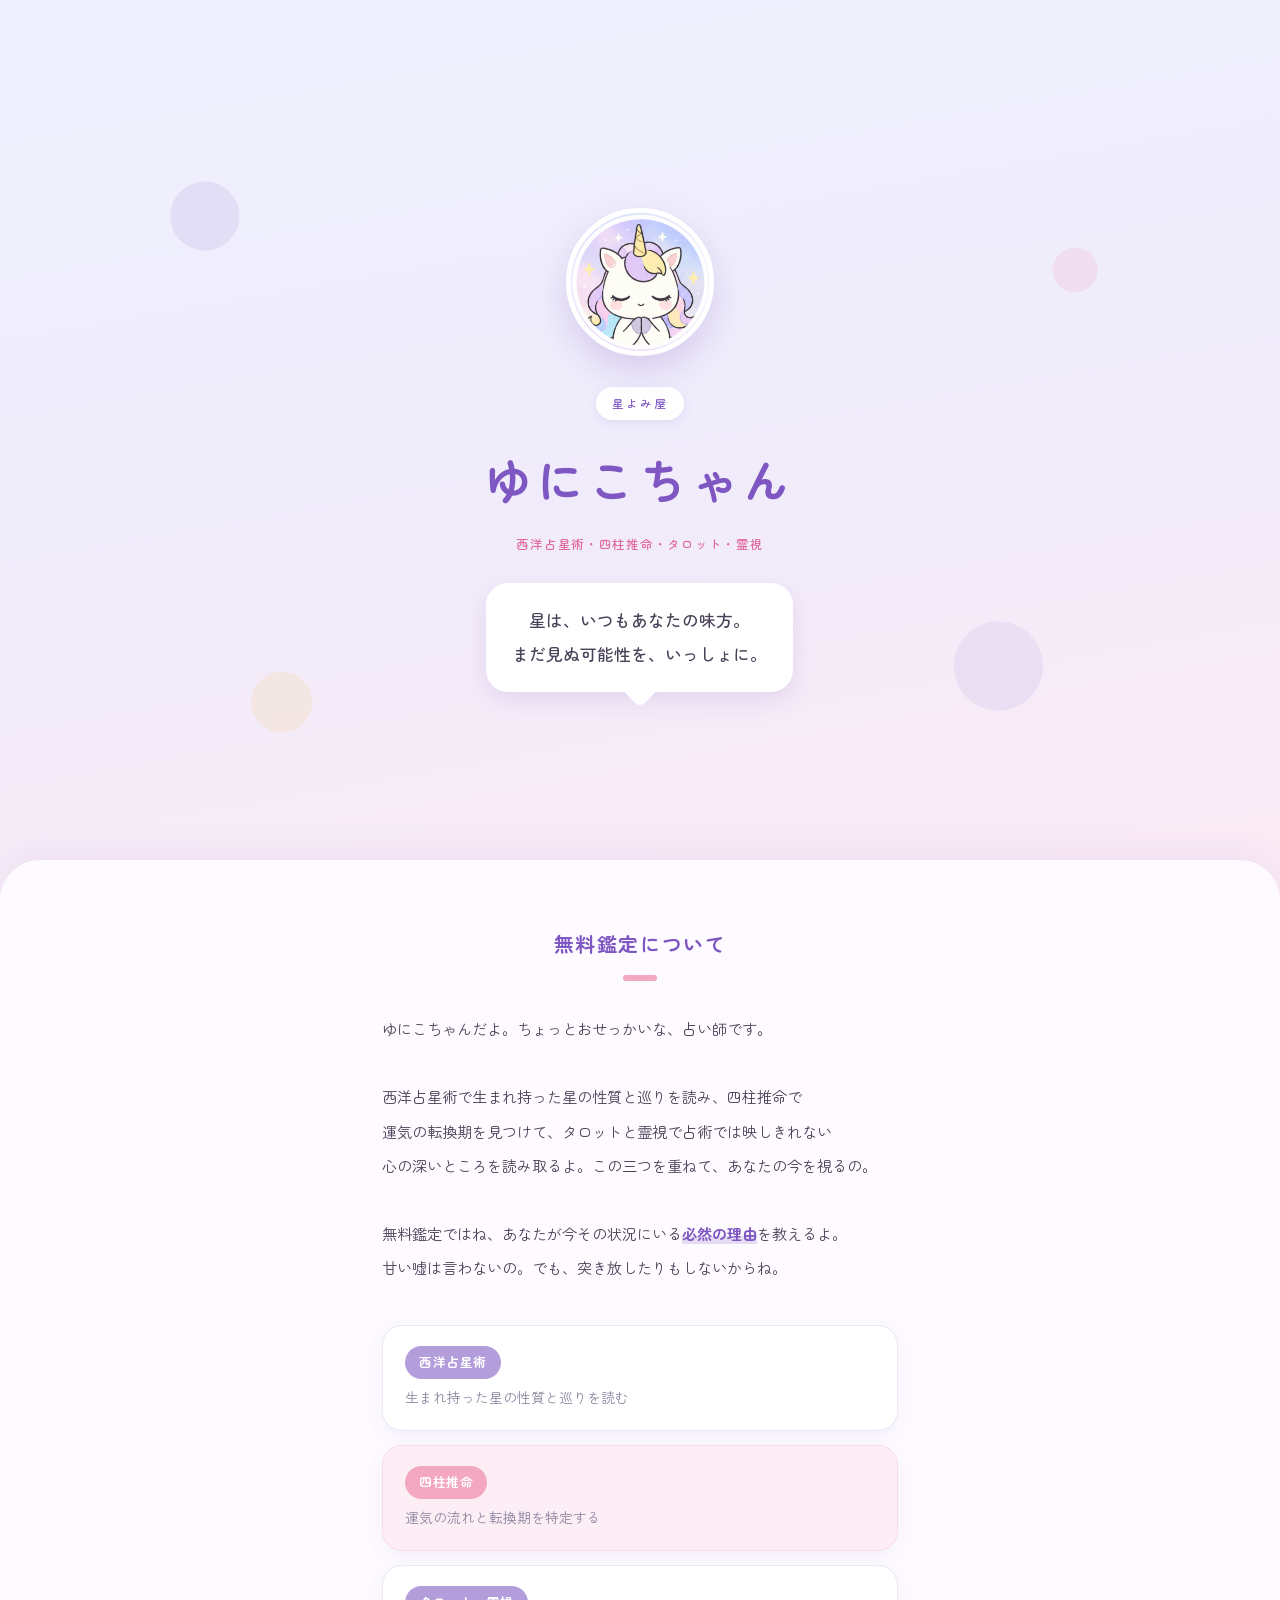
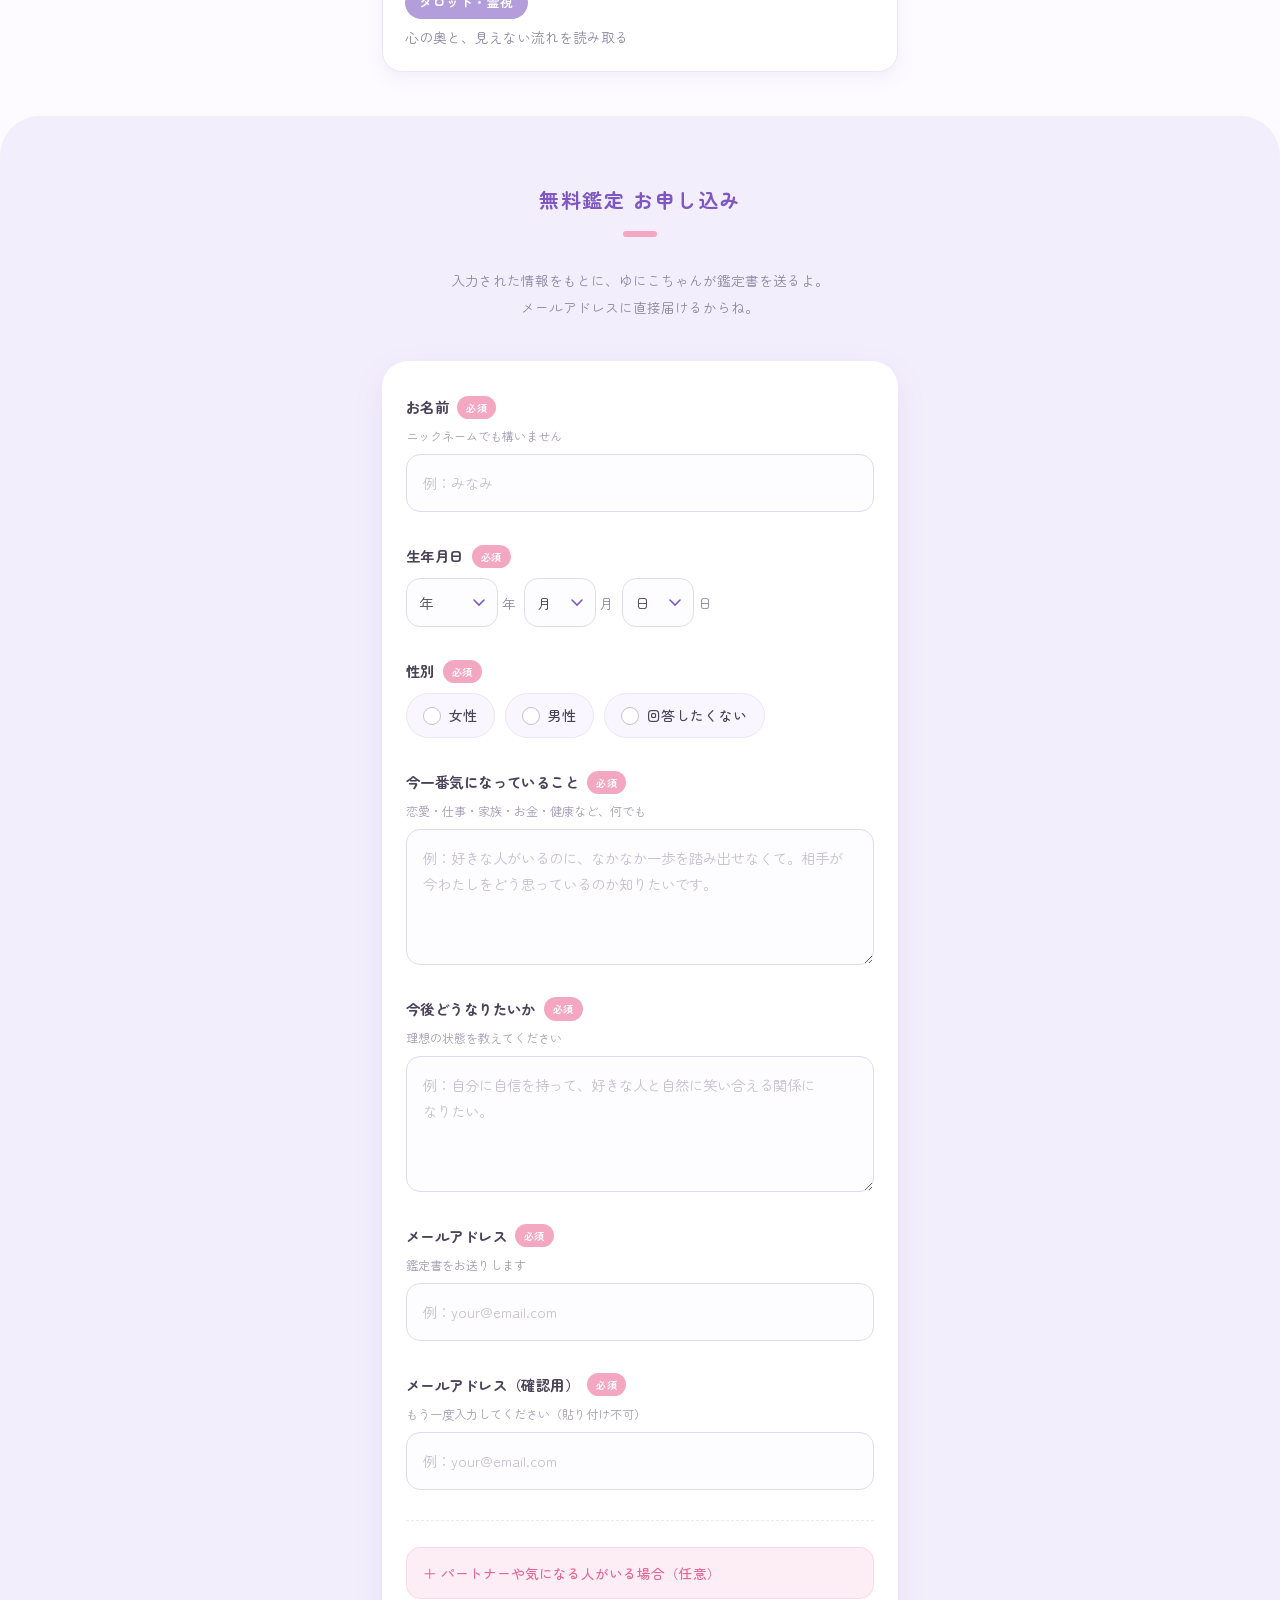
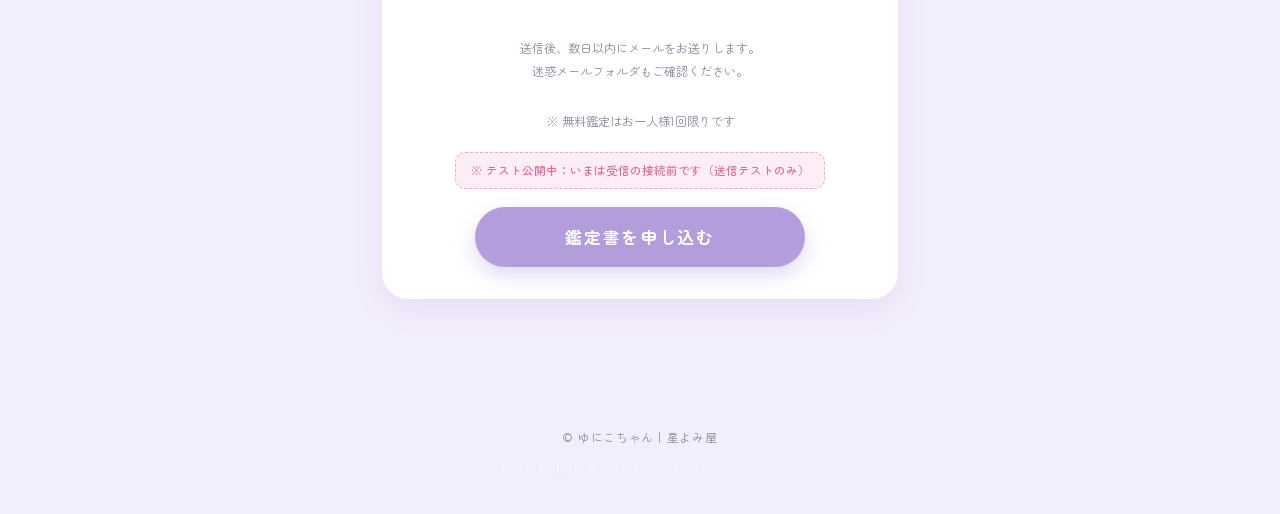
<file: index.html>
<!DOCTYPE html>
<html lang="ja">
<head>
  <meta charset="UTF-8">
  <meta name="viewport" content="width=device-width, initial-scale=1.0">
  <title>無料鑑定 ｜ ゆにこちゃん｜星よみ屋</title>
  <link rel="icon" type="image/png" href="yuniko-icon.png">
  <link rel="apple-touch-icon" href="yuniko-icon.png">
  <meta name="description" content="星よみ屋ゆにこちゃんの無料鑑定。西洋占星術・四柱推命・タロット・霊視。星は、いつもあなたの味方。まだ見ぬ可能性を、いっしょに。">
  <meta property="og:title" content="ゆにこちゃん｜星よみ屋">
  <meta property="og:description" content="星は、いつもあなたの味方。まだ見ぬ可能性を、いっしょに。">
  <meta property="og:image" content="https://kanehara-famiry.github.io/yuniko-lp/yuniko-icon.png">
  <meta property="og:url" content="https://kanehara-famiry.github.io/yuniko-lp/">
  <meta property="og:type" content="website">
  <meta name="twitter:card" content="summary">
  <link rel="preconnect" href="https://fonts.googleapis.com">
  <link href="https://fonts.googleapis.com/css2?family=Zen+Maru+Gothic:wght@400;500;700&family=Noto+Sans+JP:wght@300;400;500&display=swap" rel="stylesheet">
  <link rel="stylesheet" href="style.css">
</head>
<body>

  <!-- Hero -->
  <section class="hero">
    <div class="hero-bg"></div>
    <div class="hero-content">
      <div class="hero-icon"><img src="yuniko-icon.png" alt="ゆにこちゃん"></div>
      <p class="hero-label">星よみ屋</p>
      <h1 class="hero-name">ゆにこちゃん</h1>
      <p class="hero-sub">西洋占星術・四柱推命・タロット・霊視</p>
      <div class="hero-divider"></div>
      <p class="hero-copy">
        <span class="ph">星は、</span><span class="ph">いつもあなたの味方。</span><br>
        <span class="ph">まだ見ぬ</span><span class="ph">可能性を、</span><span class="ph">いっしょに。</span>
      </p>
    </div>
  </section>

  <!-- About -->
  <section class="about">
    <div class="container">
      <h2 class="section-title">無料鑑定について</h2>
      <p class="about-text">
        <span class="ph">ゆにこちゃんだよ。</span><span class="ph">ちょっとおせっかいな、</span><span class="ph">占い師です。</span><br><br>
        <span class="ph">西洋占星術で</span><span class="ph">生まれ持った</span><span class="ph">星の性質と</span><span class="ph">巡りを読み、</span><span class="ph">四柱推命で</span><span class="ph">運気の転換期を</span><span class="ph">見つけて、</span><span class="ph">タロットと霊視で</span><span class="ph">占術では</span><span class="ph">映しきれない</span><span class="ph">心の深いところを</span><span class="ph">読み取るよ。</span><span class="ph">この三つを</span><span class="ph">重ねて、</span><span class="ph">あなたの今を視るの。</span><br><br>
        <span class="ph">無料鑑定ではね、</span><span class="ph">あなたが</span><span class="ph">今その状況にいる</span><span class="ph"><strong>必然の理由</strong>を</span><span class="ph">教えるよ。</span><span class="ph">甘い嘘は</span><span class="ph">言わないの。</span><span class="ph">でも、</span><span class="ph">突き放したりも</span><span class="ph">しないからね。</span>
      </p>

      <div class="method-list">
        <div class="method-item">
          <span class="method-name">西洋占星術</span>
          <span class="method-desc">生まれ持った星の性質と巡りを読む</span>
        </div>
        <div class="method-item">
          <span class="method-name">四柱推命</span>
          <span class="method-desc">運気の流れと転換期を特定する</span>
        </div>
        <div class="method-item">
          <span class="method-name">タロット・霊視</span>
          <span class="method-desc">心の奥と、見えない流れを読み取る</span>
        </div>
      </div>
    </div>
  </section>

  <!-- Form -->
  <section class="form-section" id="form">
    <div class="container">
      <h2 class="section-title">無料鑑定 お申し込み</h2>
      <p class="form-note"><span class="ph">入力された情報をもとに、</span><span class="ph">ゆにこちゃんが</span><span class="ph">鑑定書を送るよ。</span><br><span class="ph">メールアドレスに</span><span class="ph">直接届けるからね。</span></p>

      <form class="kantei-form" id="kanteiForm">

        <!-- ボット対策のハニーポット。人には見えない・入力不要。埋まっていたらサーバ側で破棄する。 -->
        <input type="text" name="hp_field" tabindex="-1" autocomplete="off" aria-hidden="true"
               style="position:absolute;left:-9999px;top:-9999px;width:1px;height:1px;opacity:0;pointer-events:none;">

        <div class="form-group">
          <label for="name">お名前<span class="required">必須</span></label>
          <p class="field-hint">ニックネームでも構いません</p>
          <input type="text" id="name" name="name" placeholder="例：みなみ" required>
        </div>

        <div class="form-group">
          <label>生年月日<span class="required">必須</span></label>
          <div class="birthday-row">
            <div class="birthday-field">
              <select name="birth_year" required>
                <option value="">年</option>
              </select>
              <span class="unit">年</span>
            </div>
            <div class="birthday-field">
              <select name="birth_month" required>
                <option value="">月</option>
                <option value="1">1</option>
                <option value="2">2</option>
                <option value="3">3</option>
                <option value="4">4</option>
                <option value="5">5</option>
                <option value="6">6</option>
                <option value="7">7</option>
                <option value="8">8</option>
                <option value="9">9</option>
                <option value="10">10</option>
                <option value="11">11</option>
                <option value="12">12</option>
              </select>
              <span class="unit">月</span>
            </div>
            <div class="birthday-field">
              <select name="birth_day" required>
                <option value="">日</option>
              </select>
              <span class="unit">日</span>
            </div>
          </div>
        </div>

        <div class="form-group">
          <label>性別<span class="required">必須</span></label>
          <div class="gender-row">
            <label class="gender-option">
              <input type="radio" name="gender" value="女性" required>
              <span>女性</span>
            </label>
            <label class="gender-option">
              <input type="radio" name="gender" value="男性">
              <span>男性</span>
            </label>
            <label class="gender-option">
              <input type="radio" name="gender" value="回答したくない">
              <span>回答したくない</span>
            </label>
          </div>
        </div>

        <div class="form-group">
          <label for="concern">今一番気になっていること<span class="required">必須</span></label>
          <p class="field-hint">恋愛・仕事・家族・お金・健康など、何でも</p>
          <textarea id="concern" name="concern" rows="4" placeholder="例：好きな人がいるのに、なかなか一歩を踏み出せなくて。相手が今わたしをどう思っているのか知りたいです。" required></textarea>
        </div>

        <div class="form-group">
          <label for="future">今後どうなりたいか<span class="required">必須</span></label>
          <p class="field-hint">理想の状態を教えてください</p>
          <textarea id="future" name="future" rows="4" placeholder="例：自分に自信を持って、好きな人と自然に笑い合える関係になりたい。" required></textarea>
        </div>

        <div class="form-group">
          <label for="email">メールアドレス<span class="required">必須</span></label>
          <p class="field-hint">鑑定書をお送りします</p>
          <input type="email" id="email" name="email" placeholder="例：your@email.com" required>
        </div>

        <div class="form-group">
          <label for="email_confirm">メールアドレス（確認用）<span class="required">必須</span></label>
          <p class="field-hint">もう一度入力してください（貼り付け不可）</p>
          <input type="email" id="email_confirm" name="email_confirm" placeholder="例：your@email.com" required autocomplete="off" onpaste="return false;">
        </div>

        <!-- パートナー情報（任意） -->
        <div class="optional-section">
          <button type="button" class="toggle-optional" id="togglePartner">
            <span>＋ パートナーや気になる人がいる場合（任意）</span>
          </button>
          <div class="optional-fields" id="partnerFields" style="display:none;">
            <div class="form-group">
              <label for="partner_name">相手のお名前</label>
              <input type="text" id="partner_name" name="partner_name" placeholder="例：ゆうと">
            </div>
            <div class="form-group">
              <label>相手の生年月日</label>
              <div class="birthday-row">
                <div class="birthday-field">
                  <select name="partner_year">
                    <option value="">年</option>
                  </select>
                  <span class="unit">年</span>
                </div>
                <div class="birthday-field">
                  <select name="partner_month">
                    <option value="">月</option>
                    <option value="1">1</option><option value="2">2</option><option value="3">3</option>
                    <option value="4">4</option><option value="5">5</option><option value="6">6</option>
                    <option value="7">7</option><option value="8">8</option><option value="9">9</option>
                    <option value="10">10</option><option value="11">11</option><option value="12">12</option>
                  </select>
                  <span class="unit">月</span>
                </div>
                <div class="birthday-field">
                  <select name="partner_day">
                    <option value="">日</option>
                  </select>
                  <span class="unit">日</span>
                </div>
              </div>
            </div>
            <div class="form-group">
              <label for="partner_relation">関係性</label>
              <input type="text" id="partner_relation" name="partner_relation" placeholder="例：職場で片思いしている先輩">
            </div>
          </div>
        </div>

        <div class="submit-area">
          <p class="submit-note">送信後、数日以内にメールをお送りします。<br>迷惑メールフォルダもご確認ください。</p>
          <p class="submit-note" style="margin-top:8px;">※ 無料鑑定はお一人様1回限りです</p>
          <!-- 受信サーバーを繋ぐまでのトライアル用の表示。接続後はこの1行を消すだけでOK。 -->
          <p class="trial-note" id="trialNote">※ テスト公開中：いまは受信の接続前です（送信テストのみ）</p>
          <button type="submit" class="submit-btn">鑑定書を申し込む</button>
        </div>

      </form>
    </div>
  </section>

  <!-- Thank you (hidden) -->
  <div class="thankyou" id="thankyou" style="display:none;">
    <div class="thankyou-inner">
      <div class="hero-icon" style="margin:0 auto 24px;"><img src="yuniko-icon.png" alt="ゆにこちゃん"></div>
      <h2>申し込みを受け取ったよ</h2>
      <p>視えたことを、そのまま書いて送るね。<br>ちょっとだけ、待っててね。</p>
      <p class="thankyou-sign">ゆにこちゃん</p>
    </div>
  </div>

  <!-- Footer -->
  <footer class="footer">
    <p>© ゆにこちゃん｜星よみ屋</p>
    <p style="margin-top:8px;"><a href="privacy.html" style="color:rgba(255,255,255,0.4);font-size:11px;text-decoration:none;letter-spacing:0.1em;">特定商取引法に基づく表記・プライバシーポリシー</a></p>
  </footer>

  <script src="script.js"></script>
</body>
</html>
</file>
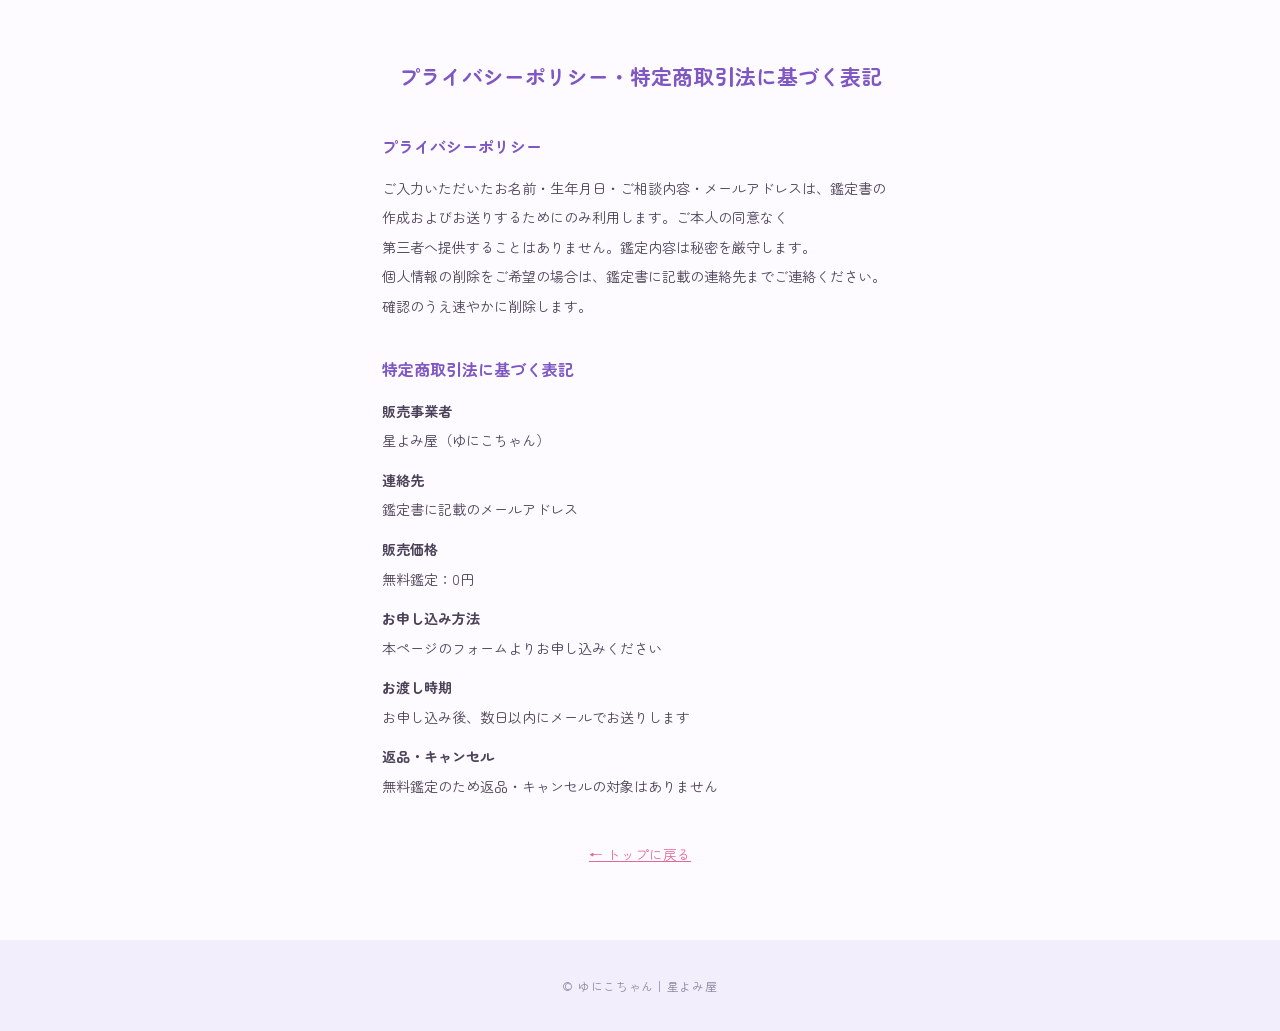
<file: privacy.html>
<!DOCTYPE html>
<html lang="ja">
<head>
  <meta charset="UTF-8">
  <meta name="viewport" content="width=device-width, initial-scale=1.0">
  <title>プライバシーポリシー・特定商取引法に基づく表記 ｜ ゆにこちゃん｜星よみ屋</title>
  <link rel="icon" type="image/png" href="yuniko-icon.png">
  <link href="https://fonts.googleapis.com/css2?family=Zen+Maru+Gothic:wght@400;500;700&display=swap" rel="stylesheet">
  <link rel="stylesheet" href="style.css">
  <style>
    .policy { padding: 56px 0 72px; background: var(--cream); }
    .policy h1 { font-size: 1.3rem; color: var(--main-deep); text-align: center; margin-bottom: 34px; }
    .policy h2 { font-size: 1rem; color: var(--main-deep); margin: 32px 0 12px; }
    .policy p, .policy li { font-size: 0.88rem; line-height: 2.1; color: var(--ink); }
    .policy ul { padding-left: 1.3em; }
    .policy dl { font-size: 0.88rem; line-height: 2.1; }
    .policy dt { font-weight: 700; margin-top: 10px; }
    .policy .back { display: block; text-align: center; margin-top: 40px; font-size: 0.85rem; color: var(--accent-deep); }
  </style>
</head>
<body>
  <section class="policy">
    <div class="container">
      <h1>プライバシーポリシー・特定商取引法に基づく表記</h1>

      <h2>プライバシーポリシー</h2>
      <p>ご入力いただいたお名前・生年月日・ご相談内容・メールアドレスは、鑑定書の作成およびお送りするためにのみ利用します。ご本人の同意なく第三者へ提供することはありません。鑑定内容は秘密を厳守します。</p>
      <p>個人情報の削除をご希望の場合は、鑑定書に記載の連絡先までご連絡ください。確認のうえ速やかに削除します。</p>

      <h2>特定商取引法に基づく表記</h2>
      <dl>
        <dt>販売事業者</dt><dd>星よみ屋（ゆにこちゃん）</dd>
        <dt>連絡先</dt><dd>鑑定書に記載のメールアドレス</dd>
        <dt>販売価格</dt><dd>無料鑑定：0円</dd>
        <dt>お申し込み方法</dt><dd>本ページのフォームよりお申し込みください</dd>
        <dt>お渡し時期</dt><dd>お申し込み後、数日以内にメールでお送りします</dd>
        <dt>返品・キャンセル</dt><dd>無料鑑定のため返品・キャンセルの対象はありません</dd>
      </dl>

      <a class="back" href="index.html">← トップに戻る</a>
    </div>
  </section>

  <footer class="footer">
    <p>© ゆにこちゃん｜星よみ屋</p>
  </footer>
</body>
</html>
</file>
<file: style.css>
/* ===========================
   ゆにこちゃん｜星よみ屋
   パステル紫 × ピンク・丸ゴシック・角丸・星屑
   （かっぱちゃん版と同じ骨格。色だけユニコーンに合わせています）
=========================== */
:root {
  --main: #b39ddb;          /* ラベンダー・メイン */
  --main-deep: #7e57c2;     /* 濃い紫・文字/見出し */
  --accent: #f4a7c0;        /* ピンク・アクセント */
  --accent-deep: #e0699a;   /* 濃いピンク・リンク/文字 */
  --gold: #f2cf7e;          /* 星のゴールド */
  --cream: #fdfbff;         /* 生成り紙（うっすら紫） */
  --pale-purple: #f3eefc;   /* 淡いラベンダー */
  --pale-pink: #fdeef5;     /* 淡いピンク */
  --ink: #4a4258;           /* やわらかい紫墨 */
  --muted: #8c86a0;
  --line: #ece6f7;
}

*, *::before, *::after {
  box-sizing: border-box;
  margin: 0;
  padding: 0;
}

html {
  font-size: 16px;
  scroll-behavior: smooth;
}

body {
  font-family: 'Zen Maru Gothic', 'Hiragino Maru Gothic ProN', 'Hiragino Kaku Gothic ProN', sans-serif;
  color: var(--ink);
  background: var(--cream);
  line-height: 1.95;
  -webkit-font-smoothing: antialiased;
  word-break: auto-phrase;
  overflow-wrap: break-word;
}

/* 文節を途中で割らない単位 */
.ph { display: inline-block; }

.container {
  max-width: 560px;
  margin: 0 auto;
  padding: 0 22px;
}

/* ===========================
   Hero（星空のグラデーションに浮かぶユニコーン）
=========================== */
.hero {
  position: relative;
  min-height: 100svh;
  display: flex;
  align-items: center;
  justify-content: center;
  text-align: center;
  overflow: hidden;
  /* 上=淡い水色、下=ラベンダー→ピンクの夜空 */
  background: linear-gradient(170deg, #eef0fd 0%, #f0ecfb 50%, #fbeaf4 100%);
}

/* ふわふわ漂う星屑（背景の遊び） */
.hero-bg {
  position: absolute;
  inset: 0;
  pointer-events: none;
  background:
    radial-gradient(circle at 16% 24%, rgba(179, 157, 219, 0.20) 0 34px, transparent 35px),
    radial-gradient(circle at 84% 30%, rgba(244, 167, 192, 0.20) 0 22px, transparent 23px),
    radial-gradient(circle at 78% 74%, rgba(179, 157, 219, 0.16) 0 44px, transparent 45px),
    radial-gradient(circle at 22% 78%, rgba(242, 207, 126, 0.18) 0 30px, transparent 31px);
}

.hero-content {
  position: relative;
  z-index: 1;
  padding: 48px 24px;
}

/* アイコン＝星の光の輪に浮かぶ */
.hero-icon {
  position: relative;
  width: 148px;
  height: 148px;
  margin: 0 auto 30px;
  border-radius: 50%;
  background: #fff;
  border: 5px solid #fff;
  overflow: hidden;
  box-shadow: 0 14px 34px rgba(126, 87, 194, 0.22);
}

/* 光の輪（同心円） */
.hero-icon::before,
.hero-icon::after {
  content: '';
  position: absolute;
  top: 50%;
  left: 50%;
  border-radius: 50%;
  border: 2px solid rgba(179, 157, 219, 0.40);
  transform: translate(-50%, -50%);
  pointer-events: none;
  z-index: -1;
}
.hero-icon::before { width: 180px; height: 180px; }
.hero-icon::after  { width: 214px; height: 214px; border-color: rgba(244, 167, 192, 0.38); }

.hero-icon img {
  width: 100%;
  height: 100%;
  object-fit: cover;
  display: block;
}

.hero-label {
  display: inline-block;
  font-size: 0.72rem;
  font-weight: 500;
  letter-spacing: 0.18em;
  color: var(--main-deep);
  background: #fff;
  border-radius: 999px;
  padding: 5px 16px;
  margin-bottom: 14px;
  box-shadow: 0 3px 10px rgba(126, 87, 194, 0.12);
}

.hero-name {
  font-size: 2.9rem;
  font-weight: 700;
  letter-spacing: 0.12em;
  color: var(--main-deep);
  margin-bottom: 8px;
}

.hero-sub {
  font-size: 0.78rem;
  font-weight: 500;
  letter-spacing: 0.14em;
  color: var(--accent-deep);
  margin-bottom: 26px;
}

.hero-divider { display: none; }

/* コピーはやわらかいフキダシ */
.hero-copy {
  position: relative;
  display: inline-block;
  font-size: 1.05rem;
  font-weight: 500;
  line-height: 2.05;
  color: var(--ink);
  background: #fff;
  border-radius: 22px;
  padding: 20px 26px;
  box-shadow: 0 8px 24px rgba(126, 87, 194, 0.14);
}
.hero-copy::after {
  content: '';
  position: absolute;
  left: 50%;
  bottom: -11px;
  width: 22px;
  height: 22px;
  background: #fff;
  border-radius: 0 0 6px 0;
  transform: translateX(-50%) rotate(45deg);
}

/* ===========================
   About（クリーム・星の光から浮き上がる角丸トップ）
=========================== */
.about {
  position: relative;
  margin-top: -40px;
  padding: 64px 0 72px;
  background: var(--cream);
  border-radius: 40px 40px 0 0;
  box-shadow: 0 -10px 30px rgba(126, 87, 194, 0.06);
}

.section-title {
  font-size: 1.25rem;
  font-weight: 700;
  letter-spacing: 0.08em;
  text-align: center;
  color: var(--main-deep);
  margin-bottom: 30px;
}
/* 赤い縦罫線ではなく、ピンクの丸い点で装飾 */
.section-title::after {
  content: '';
  display: block;
  width: 34px;
  height: 6px;
  border-radius: 999px;
  background: var(--accent);
  margin: 12px auto 0;
}

.about-text {
  font-size: 0.95rem;
  font-weight: 400;
  line-height: 2.25;
  color: var(--ink);
  margin-bottom: 40px;
}

.about-text strong {
  font-weight: 700;
  color: var(--main-deep);
  background: linear-gradient(transparent 62%, rgba(179, 157, 219, 0.32) 62%);
}

/* 三つの占術＝パステルの角丸カード */
.method-list {
  display: flex;
  flex-direction: column;
  gap: 14px;
}

.method-item {
  display: flex;
  flex-direction: column;
  gap: 6px;
  padding: 20px 22px;
  background: #fff;
  border-radius: 20px;
  box-shadow: 0 6px 18px rgba(126, 87, 194, 0.08);
  border: 1.5px solid var(--line);
}
.method-item:nth-child(even) {
  background: var(--pale-pink);
  border-color: #f9dbe8;
}

.method-name {
  align-self: flex-start;
  font-size: 0.8rem;
  font-weight: 700;
  color: #fff;
  background: var(--main);
  border-radius: 999px;
  padding: 4px 14px;
  letter-spacing: 0.04em;
}

.method-item:nth-child(even) .method-name {
  background: var(--accent);
}

.method-desc {
  font-size: 0.86rem;
  font-weight: 400;
  color: var(--muted);
  line-height: 1.85;
}

/* ===========================
   Form（白カード・角丸・読みやすさ）
=========================== */
.form-section {
  padding: 64px 0 92px;
  background: var(--pale-purple);
  border-radius: 40px 40px 0 0;
  margin-top: -28px;
  position: relative;
}

.form-note {
  font-size: 0.85rem;
  font-weight: 400;
  text-align: center;
  color: var(--muted);
  line-height: 2;
  margin-bottom: 40px;
}

.kantei-form {
  display: flex;
  flex-direction: column;
  gap: 30px;
  background: #fff;
  border-radius: 26px;
  padding: 32px 24px;
  box-shadow: 0 10px 30px rgba(126, 87, 194, 0.10);
}

.form-group {
  display: flex;
  flex-direction: column;
  gap: 8px;
}

.form-group label {
  font-size: 0.9rem;
  font-weight: 700;
  color: var(--ink);
  display: flex;
  align-items: center;
  gap: 8px;
  letter-spacing: 0.03em;
}

.required {
  font-size: 0.62rem;
  font-weight: 700;
  color: #fff;
  background: var(--accent);
  padding: 2px 9px;
  border-radius: 999px;
  letter-spacing: 0.04em;
}

.field-hint {
  font-size: 0.76rem;
  font-weight: 400;
  color: #a49db4;
  line-height: 1.65;
  margin-top: -3px;
}

input[type="text"],
input[type="email"],
textarea {
  width: 100%;
  padding: 15px 16px;
  border: 1.5px solid #e2dbf0;
  border-radius: 14px;
  background: #fdfcff;
  font-family: inherit;
  font-size: 0.9rem;
  font-weight: 400;
  color: var(--ink);
  line-height: 1.8;
  outline: none;
  transition: border-color 0.2s, box-shadow 0.2s, background 0.2s;
  -webkit-appearance: none;
}

input[type="text"]:focus,
input[type="email"]:focus,
textarea:focus {
  border-color: var(--main);
  background: #fff;
  box-shadow: 0 0 0 4px rgba(179, 157, 219, 0.16);
}

input::placeholder,
textarea::placeholder {
  color: #c5bfd2;
  font-weight: 400;
}

textarea {
  resize: vertical;
  min-height: 120px;
}

select {
  padding: 13px 12px;
  border: 1.5px solid #e2dbf0;
  border-radius: 14px;
  background: #fdfcff;
  font-family: inherit;
  font-size: 0.9rem;
  font-weight: 400;
  color: var(--ink);
  outline: none;
  -webkit-appearance: none;
  appearance: none;
  background-image: url("data:image/svg+xml,%3Csvg xmlns='http://www.w3.org/2000/svg' width='12' height='8' viewBox='0 0 12 8'%3E%3Cpath d='M1 1l5 5 5-5' stroke='%237e57c2' stroke-width='1.6' fill='none' stroke-linecap='round'/%3E%3C/svg%3E");
  background-repeat: no-repeat;
  background-position: right 12px center;
  padding-right: 32px;
  cursor: pointer;
}

select:focus {
  border-color: var(--main);
}

.birthday-row {
  display: flex;
  align-items: center;
  gap: 8px;
}

.birthday-field {
  display: flex;
  align-items: center;
  gap: 4px;
}

.birthday-field select { min-width: 72px; }
.birthday-field:first-child select { min-width: 92px; }

.unit {
  font-size: 0.85rem;
  color: var(--muted);
  white-space: nowrap;
}

/* Gender */
.gender-row {
  display: flex;
  gap: 10px;
  flex-wrap: wrap;
}

.gender-option {
  display: flex;
  align-items: center;
  gap: 8px;
  cursor: pointer;
  background: #faf6ff;
  border: 1.5px solid var(--line);
  border-radius: 999px;
  padding: 8px 16px;
  transition: border-color 0.2s, background 0.2s;
}
.gender-option:hover { border-color: var(--main); }

.gender-option input[type="radio"] {
  appearance: none;
  -webkit-appearance: none;
  width: 18px;
  height: 18px;
  border: 1.5px solid #c5bfd2;
  border-radius: 50%;
  background: #fff;
  flex-shrink: 0;
  transition: border-color 0.2s;
}

.gender-option input[type="radio"]:checked {
  border-color: var(--main);
  background: var(--main);
  box-shadow: inset 0 0 0 3px #fff;
}

.gender-option span {
  font-size: 0.86rem;
  font-weight: 500;
  color: var(--ink);
}

/* Optional Section */
.optional-section {
  border-top: 1.5px dashed var(--line);
  padding-top: 26px;
}

.toggle-optional {
  width: 100%;
  background: var(--pale-pink);
  border: 1.5px solid #f9dbe8;
  border-radius: 14px;
  padding: 15px 16px;
  font-family: inherit;
  font-size: 0.85rem;
  font-weight: 500;
  color: var(--accent-deep);
  cursor: pointer;
  text-align: left;
  transition: background 0.2s, border-color 0.2s;
}

.toggle-optional:hover {
  border-color: var(--accent);
}

.optional-fields {
  margin-top: 24px;
  display: flex;
  flex-direction: column;
  gap: 24px;
}

/* Submit */
.submit-area {
  display: flex;
  flex-direction: column;
  align-items: center;
  gap: 18px;
  padding-top: 8px;
}

.submit-note {
  font-size: 0.76rem;
  font-weight: 400;
  color: var(--muted);
  text-align: center;
  line-height: 1.95;
}

/* トライアル中の注意書き（受信接続後に削除） */
.trial-note {
  font-size: 0.72rem;
  font-weight: 500;
  color: var(--accent-deep);
  background: var(--pale-pink);
  border: 1.5px dashed #f4a7c0;
  border-radius: 10px;
  padding: 8px 14px;
  text-align: center;
  line-height: 1.7;
}

.submit-btn {
  width: 100%;
  max-width: 330px;
  padding: 18px 24px;
  background: var(--main);
  color: #fff;
  border: none;
  border-radius: 999px;
  font-family: inherit;
  font-size: 1.05rem;
  font-weight: 700;
  letter-spacing: 0.1em;
  cursor: pointer;
  box-shadow: 0 8px 20px rgba(179, 157, 219, 0.40);
  transition: background 0.2s, transform 0.1s, box-shadow 0.2s;
  -webkit-appearance: none;
}

.submit-btn:hover {
  background: var(--main-deep);
  box-shadow: 0 10px 24px rgba(126, 87, 194, 0.42);
}

.submit-btn:active { transform: scale(0.98); }

.submit-btn:disabled {
  opacity: 0.6;
  cursor: not-allowed;
}

/* ===========================
   Thank You
=========================== */
.thankyou {
  min-height: 100svh;
  display: flex;
  align-items: center;
  justify-content: center;
  background: linear-gradient(170deg, #eef0fd 0%, #fbeaf4 100%);
}

.thankyou-inner {
  text-align: center;
  padding: 60px 32px;
}

.thankyou h2 {
  font-size: 1.3rem;
  font-weight: 700;
  letter-spacing: 0.06em;
  color: var(--main-deep);
  margin-bottom: 18px;
}

.thankyou p {
  font-size: 0.9rem;
  font-weight: 400;
  color: var(--ink);
  line-height: 2.15;
}

.thankyou-sign {
  margin-top: 30px;
  font-size: 1.05rem;
  font-weight: 700;
  color: var(--accent-deep);
}

/* ===========================
   Footer
=========================== */
.footer {
  padding: 34px 24px;
  text-align: center;
  background: var(--pale-purple);
}

.footer p {
  font-size: 0.74rem;
  font-weight: 400;
  color: var(--muted);
  letter-spacing: 0.06em;
}

.footer a { color: var(--muted); }
.footer a:hover { color: var(--main-deep); }

/* ===========================
   Responsive
=========================== */
@media (max-width: 360px) {
  .hero-name { font-size: 2.4rem; }
  .birthday-row { flex-wrap: wrap; gap: 6px; }
}
</file>
